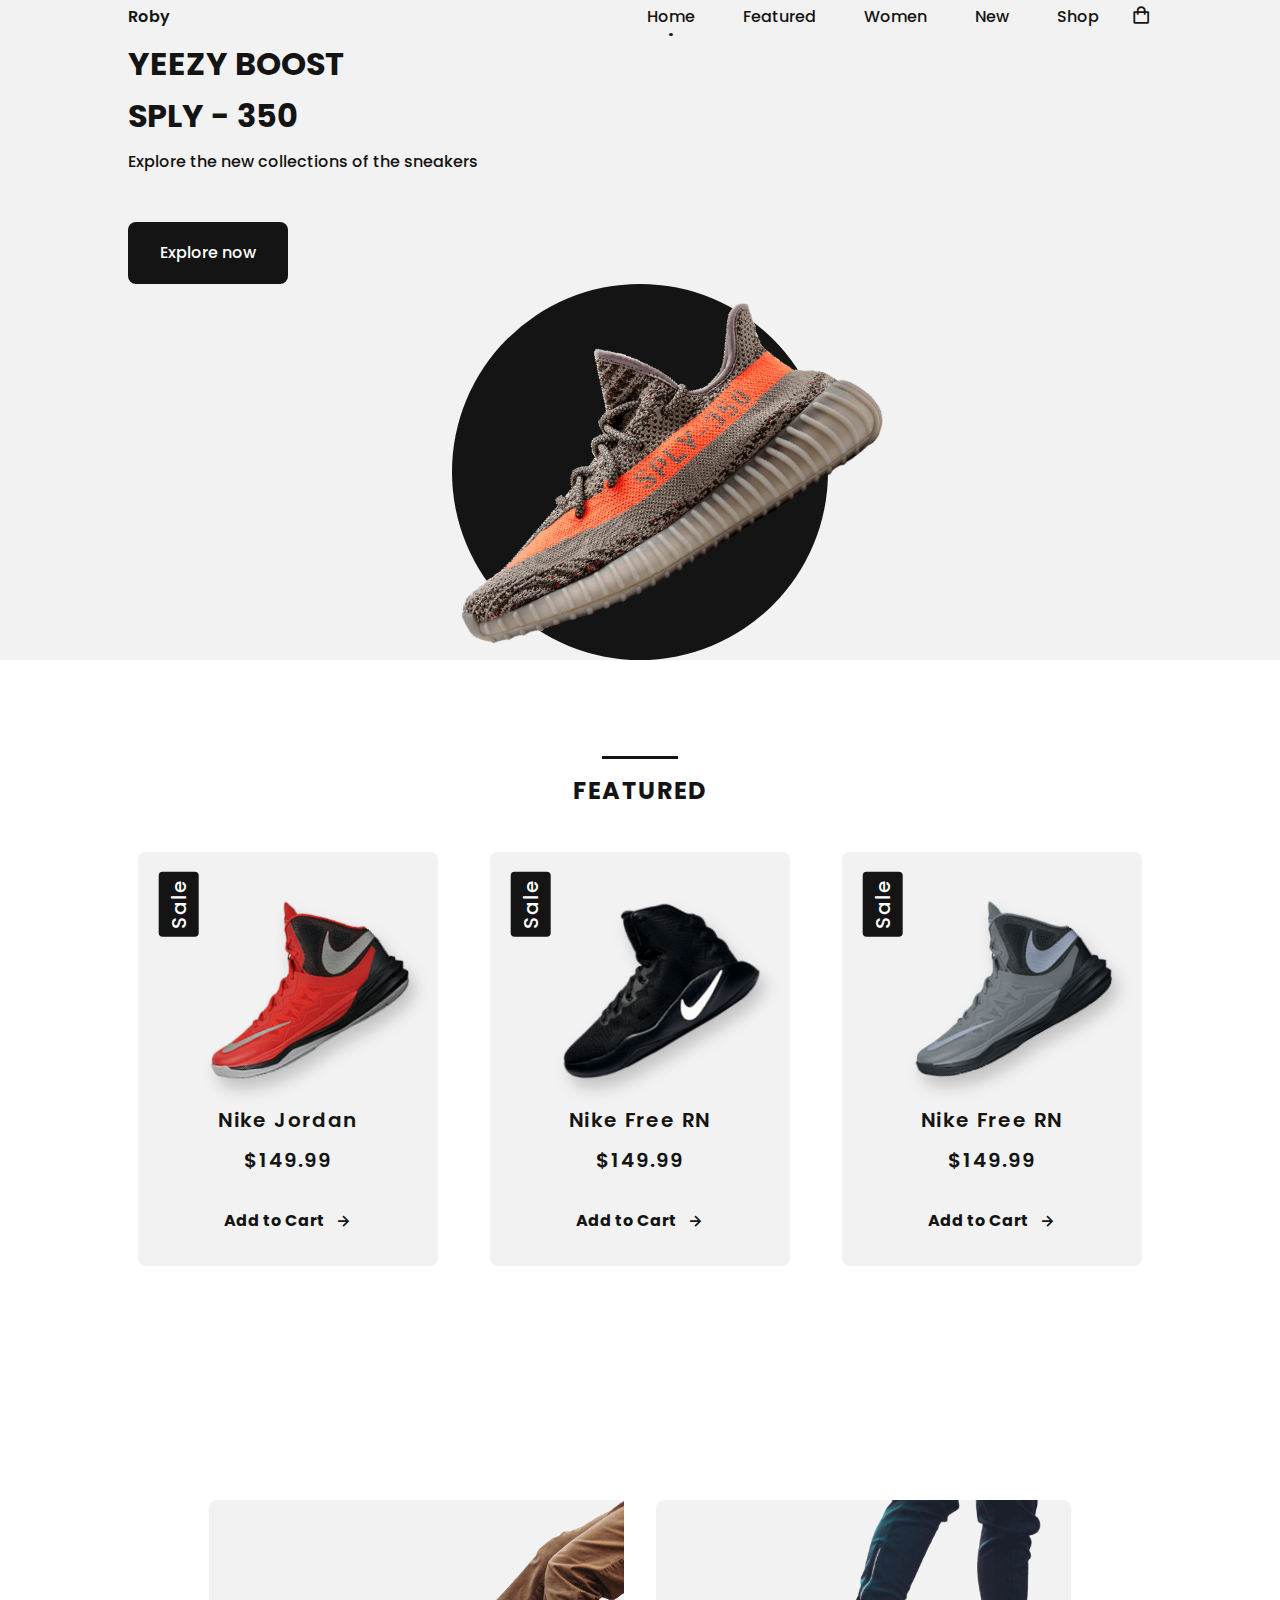
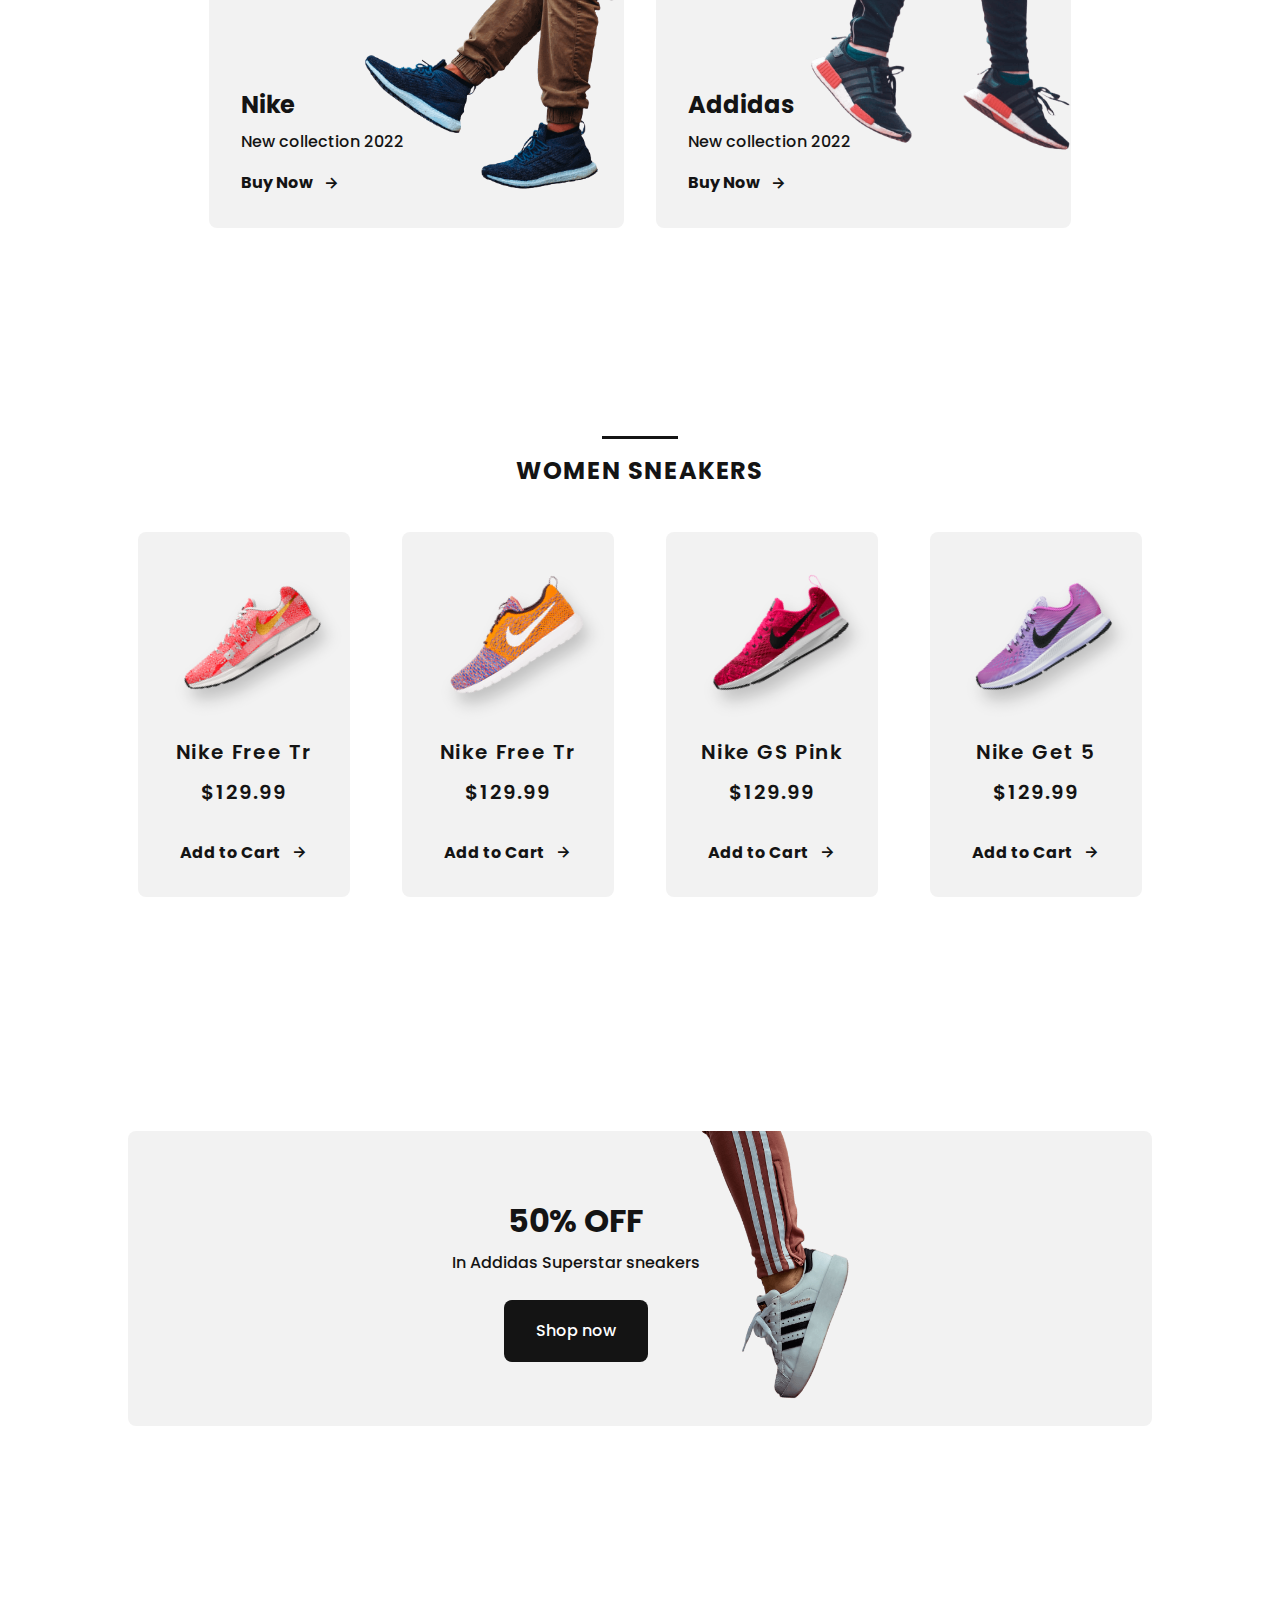
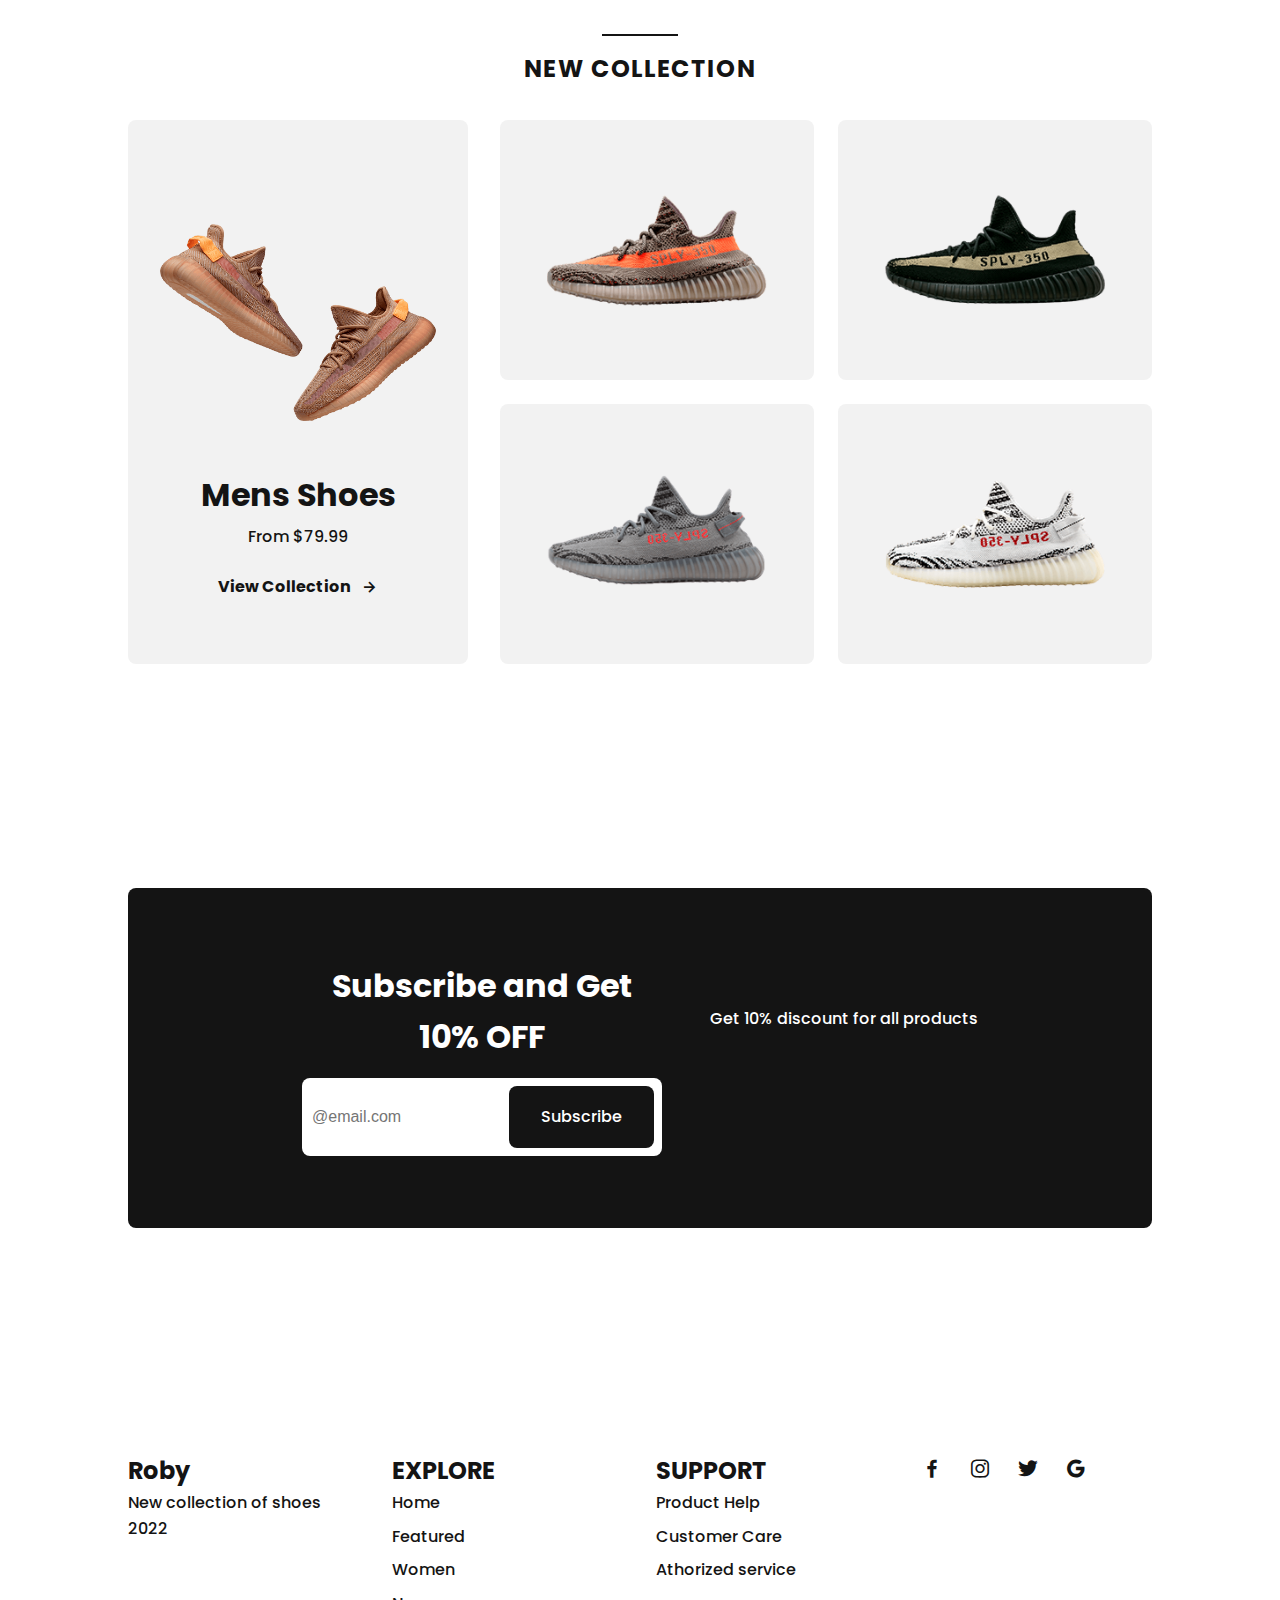
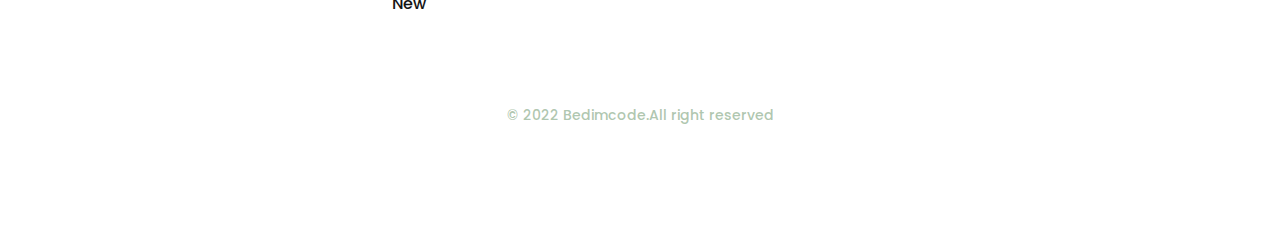
<file: index.html>
<!DOCTYPE html>
<html lang="en">

<head>
    <meta charset="UTF-8">
    <meta name="viewport" content="width=device-width, initial-scale=1.0">

    <!-- ===== CSS ===== -->
    <link rel="stylesheet" href="./assets/css/styles.css">

    <!-- ===== BOX ICONS ===== -->
    <link href='https://unpkg.com/boxicons@2.1.4/css/boxicons.min.css' rel='stylesheet'>

    <title>Responsive Ecommerce Website Sneakers</title>
</head>

<body>

    <!--===== HEADER =====-->
    <header class="l-header" id="header">
        <nav class="nav bd-grid">
            <div class="nav__toggle" id="nav-toggle">
                <i class="bx bxs-grid"></i>
            </div>

            <a href="#" class="nav__logo">Roby</a>

            <div class="nav__menu" id="nav-menu">
                <ul class="nav__list">
                    <li class="nav__item">
                        <a href="#home" class="nav__link active">Home</a>
                    </li>
                    <li class="nav__item">
                        <a href="#featured" class="nav__link">Featured</a>
                    </li>
                    <li class="nav__item">
                        <a href="#women" class="nav__link">Women</a>
                    </li>
                    <li class="nav__item">
                        <a href="#new" class="nav__link">New</a>
                    </li>
                    <li class="nav__item">
                        <a href="./shop.html" class="nav__link">Shop</a>
                    </li>
                </ul>
            </div>

            <div class="nav__shop">
                <i class="bx bx-shopping-bag"></i>
            </div>
        </nav>
    </header>



    <!--===== HOME =====-->

    <main class="l-main">
        <section class="home" id="home">
            <div class="home__contaienr bd-grid">
                <div class="home__sneaker">
                    <div class="home__shape"></div>
                    <img src="./assets/img/imghome.png" alt="img-home" class="home__img">
                </div>


                <div class="home__data">
                    <span class="home__new">New in</span>
                    <h1 class="home__title">YEEZY BOOST <br> SPLY - 350</h1>
                    <p class="home__description">Explore the new collections of the sneakers </p>
                    <a href="#" class="button">Explore now </a>
                </div>
            </div>
        </section>

        <!--===== FEATURED =====-->
        <section class="featured section" id="featured">
            <h2 class="section-title">FEATURED</h2>

            <div class="featured__container bd-grid">
                <article class="sneaker">
                    <div class="sneaker__sale">Sale</div>
                    <img src="./assets/img/featured1.png" alt="img-featuer" class="sneaker__img">
                    <span class="sneaker__name">Nike Jordan</span>
                    <span class="sneaker__preci">$149.99</span>
                    <a href="#" class="button-light">Add to Cart <i class="bx bx-right-arrow-alt button-icon"></i></a>
                </article>
                <article class="sneaker">
                    <div class="sneaker__sale">Sale</div>
                    <img src="./assets/img/featured2.png" alt="img-featuer" class="sneaker__img">
                    <span class="sneaker__name">Nike Free RN</span>
                    <span class="sneaker__preci">$149.99</span>
                    <a href="#" class="button-light">Add to Cart <i class="bx bx-right-arrow-alt button-icon"></i></a>
                </article>
                <article class="sneaker">
                    <div class="sneaker__sale">Sale</div>
                    <img src="./assets/img/featured3.png" alt="img-featuer" class="sneaker__img">
                    <span class="sneaker__name">Nike Free RN</span>
                    <span class="sneaker__preci">$149.99</span>
                    <a href="#" class="button-light">Add to Cart <i class="bx bx-right-arrow-alt button-icon"></i></a>
                </article>
            </div>
        </section>

        <!--===== COLLECTION =====-->
        <section class="collection section">
            <div class="collection__container bd-grid">
                <div class="collection__card">
                    <div class="collection__data">
                        <h3 class="collection__name">Nike</h3>
                        <p class="collection__description">New collection 2022</p>
                        <a href="#" class="button-light">Buy Now <i class="bx bx-right-arrow-alt button-icon"></i> </a>
                    </div>
                    <img src="./assets/img/collection1.png" alt="" class="collection__img">
                </div>
                <div class="collection__card">
                    <div class="collection__data">
                        <h3 class="collection__name">Addidas</h3>
                        <p class="collection__description">New collection 2022</p>
                        <a href="#" class="button-light">Buy Now <i class="bx bx-right-arrow-alt button-icon"></i> </a>
                    </div>
                    <img src="./assets/img/collection2.png" alt="" class="collection__img">
                </div>
            </div>
        </section>

        <!--===== WOMEN SNEAKERS =====-->
        <section class="women section" id="women">
            <h3 class="section-title">WOMEN SNEAKERS</h3>

            <div class="women__container bd-grid">
                <article class="sneaker">
                    <img src="./assets/img/women1.png" alt="img" class="sneaker__img">
                    <span class="sneaker__name">Nike Free Tr</span>
                    <span class="sneaker__preci">$129.99</span>
                    <a href="#" class="button-light">Add to Cart <i class="bx bx-right-arrow-alt button-icon"></i></a>
                </article>
                <article class="sneaker">
                    <img src="./assets/img/women2.png" alt="img" class="sneaker__img">
                    <span class="sneaker__name">Nike Free Tr</span>
                    <span class="sneaker__preci">$129.99</span>
                    <a href="#" class="button-light">Add to Cart <i class="bx bx-right-arrow-alt button-icon"></i></a>
                </article>
                <article class="sneaker">
                    <img src="./assets/img/women3.png" alt="img" class="sneaker__img">
                    <span class="sneaker__name">Nike GS Pink</span>
                    <span class="sneaker__preci">$129.99</span>
                    <a href="#" class="button-light">Add to Cart <i class="bx bx-right-arrow-alt button-icon"></i></a>
                </article>
                <article class="sneaker">
                    <img src="./assets/img/women4.png" alt="img" class="sneaker__img">
                    <span class="sneaker__name">Nike Get 5</span>
                    <span class="sneaker__preci">$129.99</span>
                    <a href="#" class="button-light">Add to Cart <i class="bx bx-right-arrow-alt button-icon"></i></a>
                </article>
            </div>
        </section>

        <!--===== OFFER =====-->
        <section class="offer section">
            <div class="offer__container bd-grid">
                <div class="offer__data">
                    <h3 class="offer__title">50% OFF</h3>
                    <p class="offer__description">In Addidas Superstar sneakers</p>
                    <a href="#" class="button">Shop now</a>
                </div>

                <img src="./assets/img/offert.png" alt="img-offer" class="offer__img">
            </div>
        </section>

        <!--===== NEW COLLECTION =====-->
        <section class="new section" id="new">
            <h2 class="section-title">NEW COLLECTION</h2>

            <div class="new__container bd-grid">
                <div class="new__mens">
                    <img src="./assets/img/new1.png" alt="" class="new__mens-img">
                    <h3 class="new__title">Mens Shoes</h3>
                    <span class="new__preci">From $79.99</span>
                    <a href="#" class="button-light">View Collection<i class="bx bx-right-arrow-alt button-icon"></i></a>
                </div>
                
                <div class="new__sneaker">
                    <div class="new__sneaker-card">
                        <img src="./assets/img/new2.png" alt="" class="new__sneaker-img">
                        <div class="new__sneaker-overlay">
                            <a href="#" class="button">Add to Cart</a>
                        </div>
                    </div>
                    <div class="new__sneaker-card">
                        <img src="./assets/img/new3.png" alt="" class="new__sneaker-img">
                        <div class="new__sneaker-overlay">
                            <a href="#" class="button">Add to Cart</a>
                        </div>
                    </div>
                    <div class="new__sneaker-card">
                        <img src="./assets/img/new4.png" alt="" class="new__sneaker-img">
                        <div class="new__sneaker-overlay">
                            <a href="#" class="button">Add to Cart</a>
                        </div>
                    </div>
                    <div class="new__sneaker-card">
                        <img src="./assets/img/new5.png" alt="" class="new__sneaker-img">
                        <div class="new__sneaker-overlay">
                            <a href="#" class="button">Add to Cart</a>
                        </div>
                    </div>
                </div>
            </div>
        </section>

        <!--===== NEWSLETTER =====-->
        <section class="newsletter section">
            <div class="newsletter__container bd-grid">
                <h3 class="newsletter__title">Subscribe and Get <br> 10% OFF</h3>
                <p class="newsletter__description">Get 10% discount for all products</p>

                <form action="" class="newsletter__subscribe">
                    <input type="text" placeholder="@email.com" class="newsletter__input">
                    <a href="" class="button">Subscribe</a>
                </form>
            </div>
        </section>
         <!--===== FOOTER =====-->

         <footer class="fotter section">
            <div class="footer__container bd-grid">
                <div class="footer__box">
                    <h3 class="footer__title">Roby</h3>
                    <p class="footer__description">New collection of shoes 2022</p>
                </div>

                <div class="footer__box">
                    <h3 class="footer__title">EXPLORE</h3>
                    <li><a href="#home" class="footer__link">Home</a></li>
                    <li><a href="#featured" class="footer__link">Featured</a></li>
                    <li><a href="#women" class="footer__link">Women</a></li>
                    <li><a href="#new" class="footer__link">New</a></li>
                </div>

                <div class="footer__box">
                    <h3 class="footer__title">SUPPORT</h3>
                    <li>
                        <a href="#" class="footer__link">Product Help</a>
                    </li>
                    <li><a href="#" class="footer__link">Customer Care</a></li>
                    <li><a href="#" class="footer__link">Athorized service</a></li>

                </div>

                <div class="footer__box">
                   <a href="#" class="footer__social"><i class="bx bxl-facebook"></i></a>
                   <a href="#" class="footer__social"><i class="bx bxl-instagram"></i></a>
                   <a href="#" class="footer__social"><i class="bx bxl-twitter"></i></a>
                   <a href="#" class="footer__social"><i class="bx bxl-google"></i></a>
                </div>
            </div>
            <p class="footer__copy">&#169; 2022 Bedimcode.All right reserved</p>
         </footer>

    </main>

   


    <!--===== MAIN JS =====-->
    <script src="./assets/js/main.js"></script>

</body>

</html>
</file>
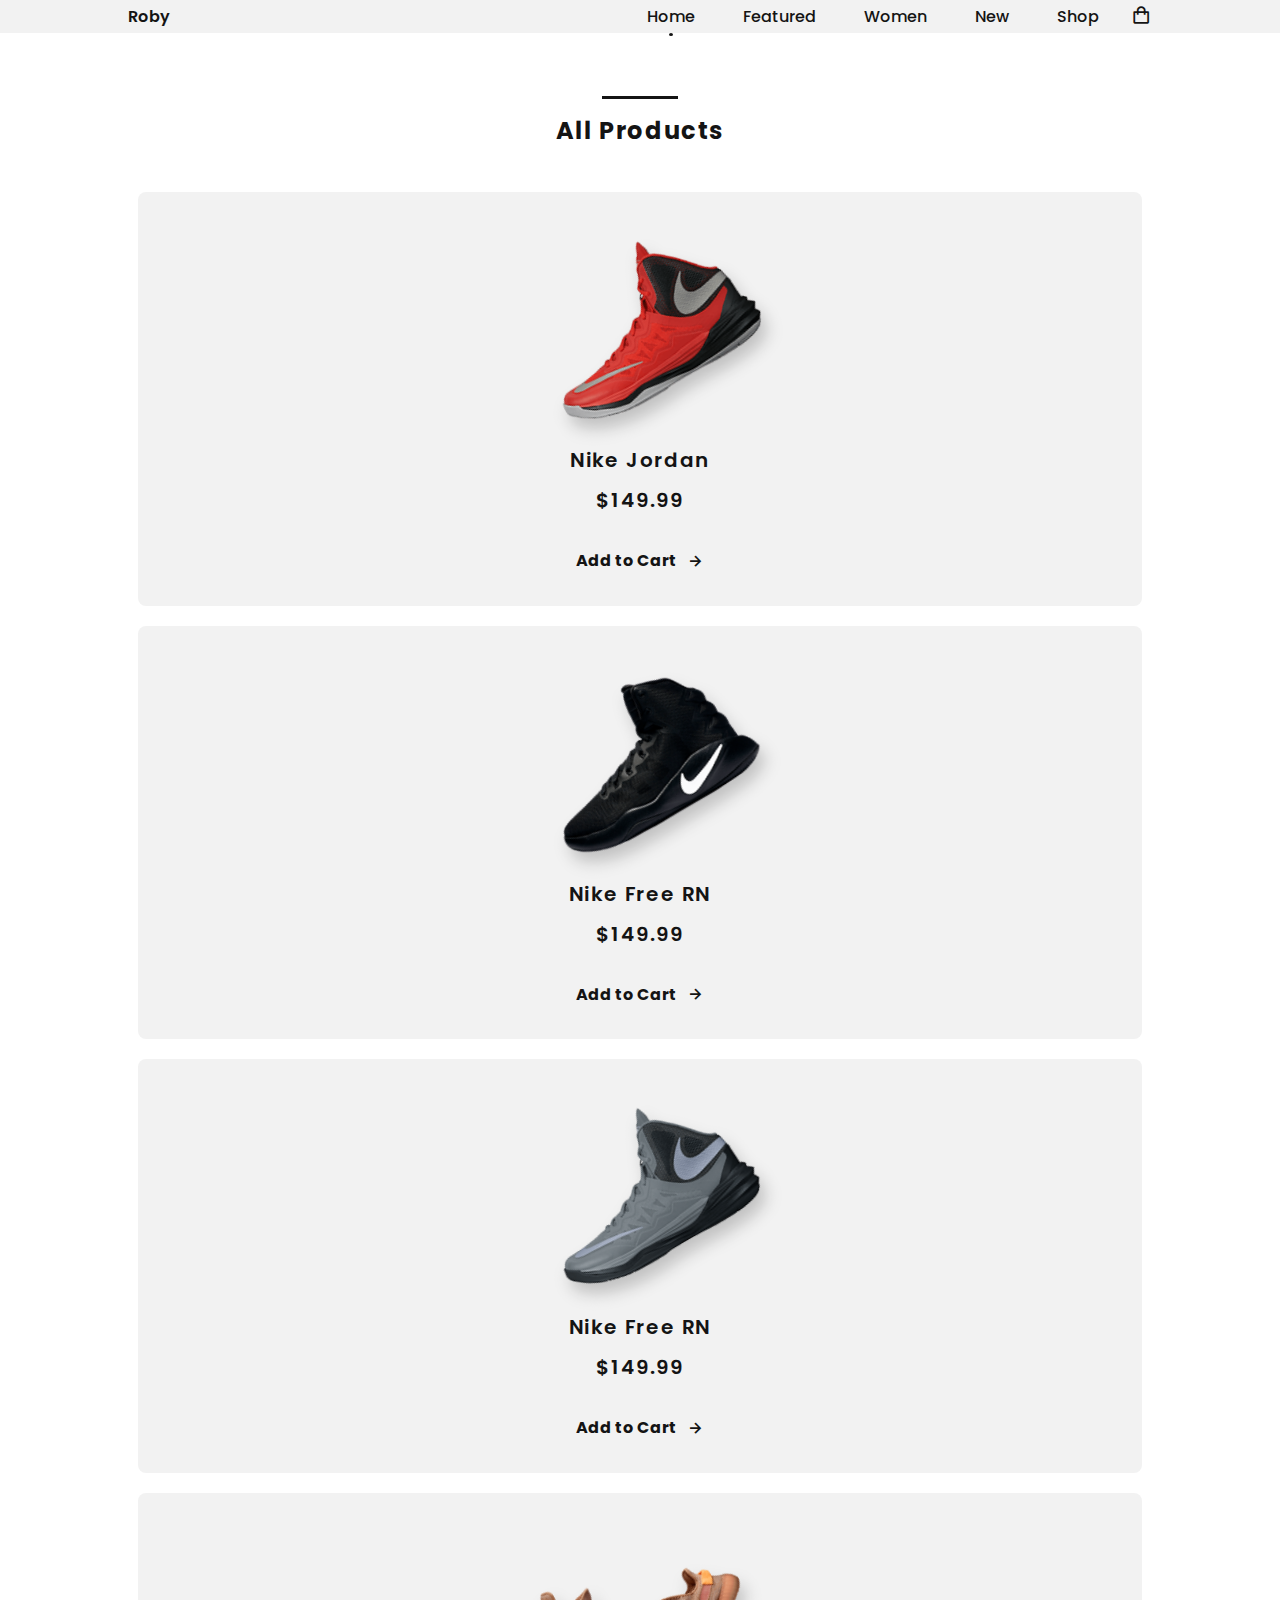
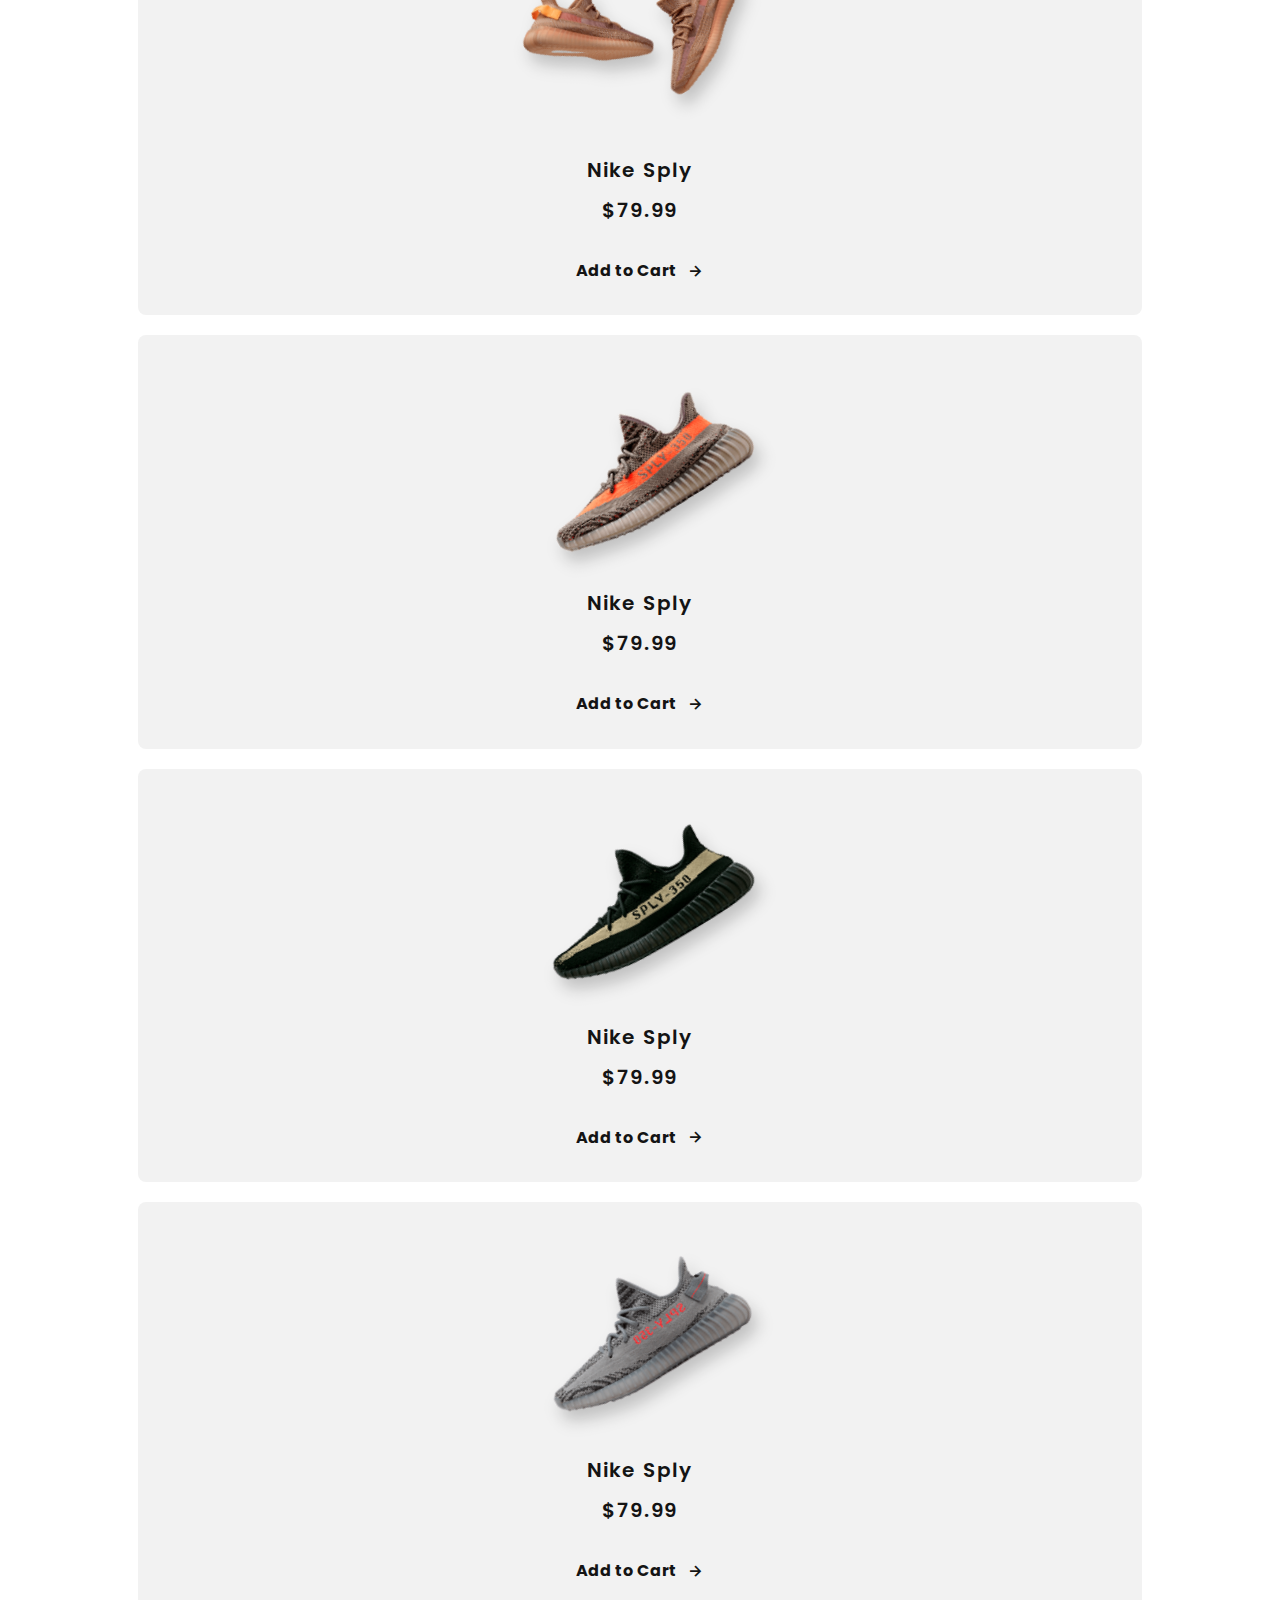
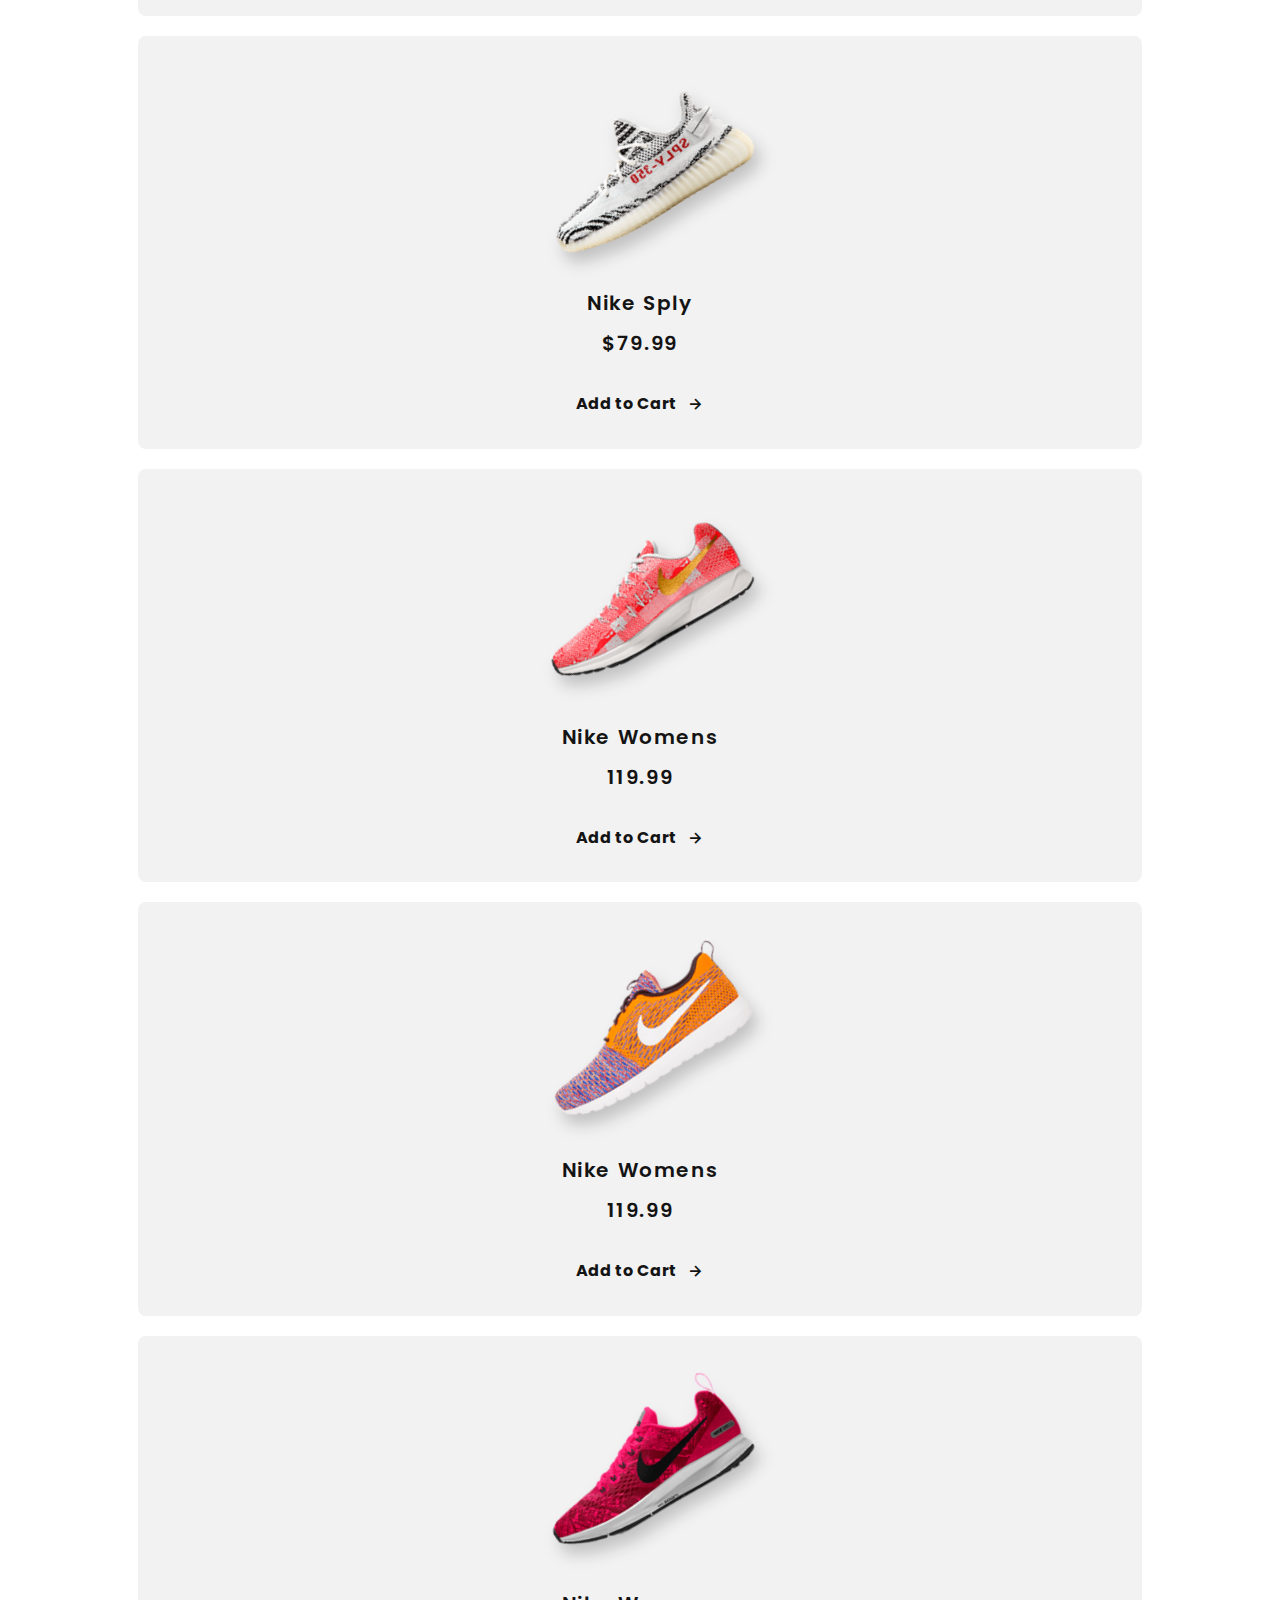
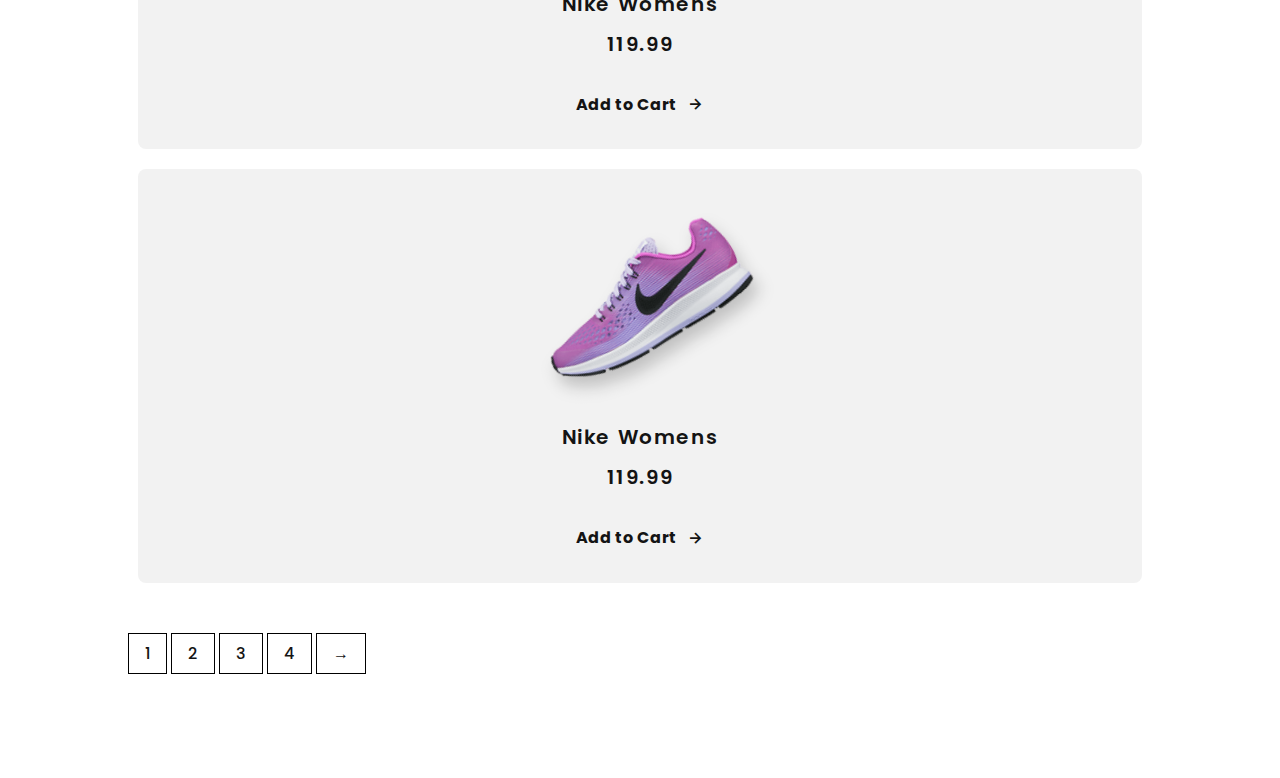
<file: shop.html>
<!DOCTYPE html>
<html lang="en">
    <head>
        <meta charset="UTF-8">
        <meta name="viewport" content="width=device-width, initial-scale=1.0">

        <!-- ===== CSS ===== -->
        <link rel="stylesheet" href="./assets/css/styles.css">

        <!-- ===== BOX ICONS ===== -->
        <link href='https://unpkg.com/boxicons@2.1.4/css/boxicons.min.css' rel='stylesheet'>

        <title>Responsive Ecommerce Website Sneakers</title>
    </head>
    <body>

        <!--===== HEADER =====-->
        <header class="l-header" id="header">
            <nav class="nav bd-grid">
                <div class="nav__toggle" id="nav-toggle">
                    <i class="bx bxs-grid"></i>
                </div>
    
                <a href="#" class="nav__logo">Roby</a>
    
                <div class="nav__menu" id="nav-menu">
                    <ul class="nav__list">
                        <li class="nav__item">
                            <a href="./index.html" class="nav__link active">Home</a>
                        </li>
                        <li class="nav__item">
                            <a href="./index.html#featured" class="nav__link">Featured</a>
                        </li>
                        <li class="nav__item">
                            <a href="./index.html#women" class="nav__link">Women</a>
                        </li>
                        <li class="nav__item">
                            <a href="./index.html#new" class="nav__link">New</a>
                        </li>
                        <li class="nav__item">
                            <a href="./shop.html" class="nav__link">Shop</a>
                        </li>
                    </ul>
                </div>
    
                <div class="nav__shop">
                    <i class="bx bx-shopping-bag"></i>
                </div>
            </nav>
        </header>
        

        <main class="l-main">
            
        </main>

        <!--===== FOOTER =====-->
        <section class="featured section" id="shop">
            <h2 class="section-title">All Products</h2>

            <div class="featured container bd-grid">
                <article class="sneaker">
                   
                    <img src="./assets/img/featured1.png" alt="img-featuer" class="sneaker__img">
                    <span class="sneaker__name">Nike Jordan</span>
                    <span class="sneaker__preci">$149.99</span>
                    <a href="#" class="button-light">Add to Cart <i class="bx bx-right-arrow-alt button-icon"></i></a>
                </article>
                <article class="sneaker">
                   
                    <img src="./assets/img/featured2.png" alt="img-featuer" class="sneaker__img">
                    <span class="sneaker__name">Nike Free RN</span>
                    <span class="sneaker__preci">$149.99</span>
                    <a href="#" class="button-light">Add to Cart <i class="bx bx-right-arrow-alt button-icon"></i></a>
                </article>
                <article class="sneaker">
                    <img src="./assets/img/featured3.png" alt="img-featuer" class="sneaker__img">
                    <span class="sneaker__name">Nike Free RN</span>
                    <span class="sneaker__preci">$149.99</span>
                    <a href="#" class="button-light">Add to Cart <i class="bx bx-right-arrow-alt button-icon"></i></a>
                </article>

                <article class="sneaker">
                    <img src="./assets/img/new1.png" alt="img-featuer" class="sneaker__img">
                    <span class="sneaker__name">Nike Sply</span>
                    <span class="sneaker__preci">$79.99</span>
                    <a href="#" class="button-light">Add to Cart <i class="bx bx-right-arrow-alt button-icon"></i></a>
                </article>

                <article class="sneaker">
                    <img src="./assets/img/new2.png" alt="img-featuer" class="sneaker__img">
                    <span class="sneaker__name">Nike Sply</span>
                    <span class="sneaker__preci">$79.99</span>
                    <a href="#" class="button-light">Add to Cart <i class="bx bx-right-arrow-alt button-icon"></i></a>
                </article>

                <article class="sneaker">
                    <img src="./assets/img/new3.png" alt="img-featuer" class="sneaker__img">
                    <span class="sneaker__name">Nike Sply</span>
                    <span class="sneaker__preci">$79.99</span>
                    <a href="#" class="button-light">Add to Cart <i class="bx bx-right-arrow-alt button-icon"></i></a>
                </article>

                <article class="sneaker">
                    <img src="./assets/img/new4.png" alt="img-featuer" class="sneaker__img">
                    <span class="sneaker__name">Nike Sply</span>
                    <span class="sneaker__preci">$79.99</span>
                    <a href="#" class="button-light">Add to Cart <i class="bx bx-right-arrow-alt button-icon"></i></a>
                </article>

                <article class="sneaker">
                    <img src="./assets/img/new5.png" alt="img-featuer" class="sneaker__img">
                    <span class="sneaker__name">Nike Sply</span>
                    <span class="sneaker__preci">$79.99</span>
                    <a href="#" class="button-light">Add to Cart <i class="bx bx-right-arrow-alt button-icon"></i></a>
                </article>

                <article class="sneaker">
                    <img src="./assets/img/women1.png" alt="img-featuer" class="sneaker__img">
                    <span class="sneaker__name">Nike Womens</span>
                    <span class="sneaker__preci">119.99</span>
                    <a href="#" class="button-light">Add to Cart <i class="bx bx-right-arrow-alt button-icon"></i></a>
                </article>

                <article class="sneaker">
                    <img src="./assets/img/women2.png" alt="img-featuer" class="sneaker__img">
                    <span class="sneaker__name">Nike Womens</span>
                    <span class="sneaker__preci">119.99</span>
                    <a href="#" class="button-light">Add to Cart <i class="bx bx-right-arrow-alt button-icon"></i></a>
                </article>

                <article class="sneaker">
                    <img src="./assets/img/women3.png" alt="img-featuer" class="sneaker__img">
                    <span class="sneaker__name">Nike Womens</span>
                    <span class="sneaker__preci">119.99</span>
                    <a href="#" class="button-light">Add to Cart <i class="bx bx-right-arrow-alt button-icon"></i></a>
                </article>

                <article class="sneaker">
                    <img src="./assets/img/women4.png" alt="img-featuer" class="sneaker__img">
                    <span class="sneaker__name">Nike Womens</span>
                    <span class="sneaker__preci">119.99</span>
                    <a href="#" class="button-light">Add to Cart <i class="bx bx-right-arrow-alt button-icon"></i></a>
                </article>

                
            </div>

            <div class="sneaker__pages bd-grid">
                <div>
                    <span class="sneaker__pag">1</span>
                    <span class="sneaker__pag">2</span>
                    <span class="sneaker__pag">3</span>
                    <span class="sneaker__pag">4</span>
                    <span class="sneaker__pag">&#8594;</span>
                </div>
            </div>
        </section>

        <!--===== MAIN JS =====-->
        <script src="./assets/js/main.js"></script>
    </body>
</html>
</file>
<file: assets/css/styles.css>
/*===== GOOGLE FONTS =====*/
@import url("https://fonts.googleapis.com/css2?family=Poppins:wght@400;500;600;700&display=swap");
/*===== VARIABLES CSS =====*/
:root {
  --header-height: 3rem;

  /*===== Font weight =====*/
  --font-medium: 500;
  --font-semi-bold: 600;
  --font-bold: 700;
 
  /*===== Colores =====*/
  --dark-color: #141414;
  --dark-color-light: #8A8A ;
  --dark-color-lighten: #F2F2F2;
  --white-color: #fff;  

  /*===== Font and typography =====*/
  --body-font: 'Poppins', sans-serif;
  --big-font-size: 1.25rem;
  --bigger-font-size: 1.5rem;
  --biggest-font-size: 2rem;
  --h2-font-size: 1.25rem;
  --normal-font-size:  .938rem;
  --smaller-font-size: .813rem;

  /*===== Margenes =====*/
  --mb-1: .5rem;
  --mb-2: 1rem;
  --mb-3: 1.5rem;
  --mb-4: 2rem;
  --mb-5: 2.5rem;
  --mb-6: 3rem;


  /*===== z index =====*/
  
  --z-fixed: 100;
  /*===== Rotate img =====*/
  --rotate-img: rotate(-30deg)
}

@media screen and (min-width: 768px) {
  :root {
    --big-font-size: 1.5rem;
    --bigger-font-size: 2rem;
    --biggest-font-size: 3rem;
    --normal-font-size:  1rem;
    --smaller-font-size: .875rem;
  }
}
/*===== BASE =====*/
*,::before,::after {
  box-sizing: border-box;
}

html {
  scroll-behavior: smooth;
}

body {
  margin: var(--header-height) 0 0 0;
  font-family: var(--body-font);
  font-size: var(--normal-font-size);
  font-weight: var(--font-medium);
  color: var(--dark-color);
  line-height: 1.6;
}

h1, h2, h3, p, ul{
  margin: 0;
}

ul {
  margin: 0;
  list-style: none;
}

a {
  text-decoration: none;
  color: var(--dark-color);
}

img {
  max-width: 100%;
  height: auto;
  display: block;
}



/*===== CLASS CSS ===== */

.section {
  padding: 5rem 0 2rem;
}

.section-title {
  position: relative;
  font-size: var(--big-font-size);
  margin-bottom: var(--mb-4);
  text-align: center;
  letter-spacing: .1rem;
}

.section-title::after {
  content: '';
  position: absolute;
  width: 56px;
  height: .18rem;
  top: -1rem;
  left: 0rem;
  right: 0;
  margin: auto;
  background-color: var(--dark-color);
}


/*===== LAYOUT =====*/
.bd-grid {
  max-width: 1024px;
  display: grid;
  grid-template-columns: 100%;
  column-gap: 2rem;
  width: calc(100% - 2rem);
  margin-left: var(--mb-2);
  margin-right: var(--mb-2);
}


.l-header {
  width: 100%;
  position: fixed;
  top: 0;
  left: 0;
  z-index: var(--z-fixed);
  background-color: var(--dark-color-lighten);
}

/*===== NAV =====*/
.nav {
  height: var(--header-height);
  display: flex;
  justify-content: space-between;
  align-items: center;
}

@media screen and (max-width: 768px) {
  .nav__menu {
    position: fixed;
    top: var(--header-height);
    left: -100%;
    width: 70%;
    height: 100vh;
    padding: 2rem;
    background-color: var(--white-color);
    transition: .5s ;
  }
}

.nav__item {
  margin-bottom: var(--mb-4);
}

.nav__logo {
  font-weight: var(--font-semi-bold);
}

.nav__toggle, .nav__shop {
  font-size: 1.3rem;
  cursor: pointer;
}

/*Show menu*/

.show {
  left: 0;
}
/*Active link*/

.active {
  position: relative;
}

.active::before {
  content: '';
  position: absolute;
  bottom: -.5rem;
  left: 45%;
  width: 4px;
  height: 3px;
  background-color: var(--dark-color);
  border-radius: 50%;
}


.scroll-header {
  background-color: var(--white-color);
  box-shadow: 0 2px 4px rgba(0, 0, 0, .1);
}


/*Change color header*/


/*===== HOME =====*/

.home {
  background-color: var(--dark-color-lighten);
  overflow: hidden;
}

.home__container {
  height: calc(100vh - var(--header-height));
}

.home__sneaker {
  position: relative;
  display: flex;
  justify-content: center;
  align-self: center;
}

.home__shape {
  width: 220px;
  height: 220px;
  background-color: var(--dark-color);
  border-radius: 50%;
}

.home__img {
  position: absolute;
  top: 1.5rem;
  min-width: initial;
  width: 275px;
  transform: var(--rotate-img);
}

.home__new {
  display: block;
  font-size: var(--smaller-font-size);
  font-weight: var(--font-semi-bold);
  margin-bottom: var(--mb-2);
}

.home__title {
  font-size: var(--bigger-font-size);
  margin-bottom: var(--mb-1);
}

.home__description {
  margin-bottom: var(--mb-6);
}
/*BUTTONS*/
.button {
  display: inline-block;
  background-color: var(--dark-color);
  color: var(--white-color);
  padding: 1.125rem 2rem;
  font-weight: var(--font-medium);
  border-radius: .5rem;
  transition: .3s;
}

.button:hover {
  transform: translateY(-.25rem);
}

.button-light {
  display: inline-flex;
  color: var(--dark-color);
  font-weight: var(--font-bold);
  align-items: center;
}

.button-icon {
  font-size: 1.25rem;
  margin-left: var(--mb-1);
  transition: .3s;
}

.button-light:hover .button-icon {
  transform: translateX(.25rem);
}

/*===== FEATURED =====*/
.featured__container  {
  row-gap: 2rem;
  grid-template-columns: repeat(auto-fit, minmax(220px, 1fr));
}

.sneaker {
  position: relative;
  display: flex;
  flex-direction: column;
  align-items: center;
  padding: 2rem;
  background-color: var(--dark-color-lighten);
  border-radius: .5rem;
  transition: .3s;
  margin: 10px;
}

.sneaker__sale {
  position: absolute;
  left: .5rem;
  background-color: var(--dark-color);
  color: var(--white-color);
  padding: .25rem .5rem;
  border-radius: .25rem;
  font-size: var(--h2-font-size);
  transform: rotate(-90deg);
  letter-spacing: .1rem;
}

.sneaker__img {
  width: 220px;
  margin-top: var(--mb-3);
  margin-bottom: var(--mb-6);
  transform: var(--rotate-img);
  filter: drop-shadow(0 12px 8px rgba(0, 0, 0, .2));
}


.sneaker__name, .sneaker__preci {
  font-size: var(--h2-font-size);
  letter-spacing: .1rem;
  font-weight: var(--font-semi-bold);
}

.sneaker__name {
  margin-bottom: var(--mb-1);
}

.sneaker__preci {
  margin-bottom: var(--mb-4);
}

.sneaker:hover {
  transform: translateY(-.5rem);
}

.sneaker__pages {
  margin-top: var(--mb-6);
}

.sneaker__pag {
  padding: .5rem 1rem;
  border: 1px solid black;
}

.sneaker__pag:hover {
  background-color: var(--dark-color);
  color: #fff;
}


/*===== COLLECTION =====*/
.collection__container {
  row-gap: 2rem;
  justify-content: center;
}

.collection__card {
  position: relative;
  display: flex;
  height: 328px;
  background-color: var(--dark-color-lighten);
  padding: 2rem;
  border-radius: .5rem;
  transition: .3s;
}

.collection__data {
  align-self: flex-end;
}

.collection__img {
  position: absolute;
  top: 0;
  right: 0;
  width: 230px;
}

.collection__name {
  font-size: var(--big-font-size);
  margin-bottom: .25rem;
}

.collection__description {
  margin-bottom: var(--mb-2);
}

.collection__card:hover {
  transform: translateY(-.5rem);
}

/*===== WOMEN SNEAKERS =====*/
.women__container {
  row-gap: 2rem;
  grid-template-columns: repeat(auto-fit, minmax(220px, 1fr));
}

/*===== OFFER =====*/
.offer__container {
  grid-template-columns: 55% 45%;
  column-gap: 0;
  background-color: var(--dark-color-lighten);
  border-radius: .5rem;
  justify-content: center;
}

.offer__data {
  padding: 4rem 0 4rem 1.5rem;
}

.offer__title {
  font-size: var(--bigger-font-size);
  margin-bottom: .25rem;
}

.offer__description {
  margin-bottom: var(--mb-3);
}

.offer__img {
  width: 153px;
}

/*===== NEW COLLECTION  =====*/
.new__container {
  row-gap: 2rem;

}

.new__mens {
  display: flex;
  flex-direction: column;
  justify-content: center;
  background-color: var(--dark-color-lighten);
  border-radius: .5rem;
  padding: 2rem;
}

.new__mens-img {
  width: 276px;
  margin-bottom: var(--mb-3);
}

.new__title {
  font-size: var(--bigger-font-size);
  margin-bottom: .25rem;
}

.new__preci {
  display: block;
  margin-bottom: var(--mb-3);
}

.new__sneaker {
  display: grid;
  gap: 1.5rem;
  grid-template-columns: repeat(auto-fit,minmax(220px, 1fr) );
}

.new__sneaker-card {
  position: relative;
  padding: 3.5rem 1.5rem;
  background-color: var(--dark-color-lighten);
  border-radius: .5rem;
  overflow: hidden;
  display: flex;
  justify-content: center;
}

.new__sneaker-img {
  width: 220px;
}

.new__sneaker-overlay {
  position: absolute;
  left: 0;
  bottom: -100%;
  width: 100%;
  height: 100%;
  display: flex;
  justify-content: center;
  align-items: center;
  background-color: rgba(138, 138,138, .3);
  transition: .3s;
}

.new__sneaker-card:hover .new__sneaker-overlay:hover {
  bottom: 0;
}



/*===== NEWSLETTER =====*/
.newsletter__container {
  background-color: var(--dark-color);
  color: var(--white-color);
  padding: 2rem 0.5rem;
  border-radius: .5rem;
  text-align: center;
}

.newsletter__title {
  font-size: var(--bigger-font-size);
  margin-bottom: var(--mb-2);
}

.newsletter__description {
  margin-bottom: var(--mb-5);
}

.newsletter__subscribe {
  display: flex;
  column-gap: .5rem;
  background-color: var(--white-color);
  padding: .5rem;
  border-radius: .5rem;
}

.newsletter__input{
  outline: none;
  border: none;
  width: 90%;
  font-size: var(--normal-font-size);
}

.newsletter::placeholder {
  color: var(--dark-color);
  font-family: var(--body-font);
  font-size: var(--normal-font-size);
  font-weight: var(--font-semi-bold);
}

/*===== FOOTER =====*/
.footer__container {
  grid-template-columns: repeat(auto-fit, minmax(220px, 1fr));
}

.footer__box {
  margin-bottom: var(--mb-4);
}

.footer__title {
  font-size: var(--big-font-size);
}

.footer__link{
  display: block;
  width: max-content;
  margin-bottom: var(--mb-1);
}

.footer__social{
  font-size: 1.5rem;
  margin-right: 1.25rem;
}

.footer__copy {
  padding-top: 3rem;
  font-size: var(--smaller-font-size);
  color: var(--dark-color-light);
  text-align: center;
}

li {
  list-style: none;
}

/* ===== MEDIA QUERIES=====*/

@media screen and (min-width: 576px) {
  .collection__container {
    grid-template-columns: 415px;
  }

  .collection__img {
    width: 260px;
  }

  .offer__container {
    grid-template-columns: max-content max-content;
  }

  .offer__data {
    text-align: center;
  }

  .new__mens {
    align-items: center;
  }
}



 @media screen and (min-width: 768px){
  body {
    margin: 0;
  }

  .section {
    padding: 7rem 0;
  }

  .section-title::after {
    width: 76px;
  }

  .nav {
    height: (var(--header-height) + 1.5rem);
  }

  .nav__menu {
    margin-left: auto;
  }

  .nav__list {
    display: flex;
  }

  .nav__item {
    margin-left: var(--mb-6);
    margin-bottom: 0;
  }

  .nav__toggle {
    display: none;
  }

  .home__container {
    height: 100vh;
    grid-template-columns: max-content max-content;
    justify-content: center;
    align-items: center;
  }

  .home__sneaker {
    order: 1;
  }

  .home__shape {
    width: 376px;
    height: 376px;
  }

  .home__img {
    width: 470px;
    top: 3.5rem;
    text-align: center;
  }

  .newsletter__container {
    grid-template-columns: max-content max-content;
    justify-content: center;
    align-items: center;
    padding: 4.5rem 2rem;
    column-gap: 3rem;
  }

  .newsletter__description {
    margin-bottom: 0;
  }

  .newsletter__subscribe {
    width: 360px;
    height: max-content;
  }

} 

@media screen and (min-width: 1024px) {
  .bd-grid {
    margin-left: auto;
    margin-right: auto;
  }

  .home__container {
    column-gap: 8rem;
  }

  .collection__container {
    grid-template-columns: repeat(2, 415px);
  }

  .new__container {
    grid-template-columns: max-content 1fr;
  }

  .new__mens {
    align-items: center;
    justify-content: center;
    justify-content: flex-end;
    padding: 4rem 2rem;
  }

  .new__mens-img {
    margin-bottom: var(--mb-6);
  }
}
 
/* @media screen and (min-width: 768px) {
  body {
    margin: 0;
  }

  .section {
    padding: 7rem 0;
  }

  .section-title::after{
    width: 76px;
  }

  .nav {
    height: calc(var(--header-height) + 1.5rem);
  }

  .nav__menu {
    margin-left: auto;
  }

  .nav__list {
    display: flex;
  }

  .nav__item {
    margin-left: var(--mb-6);
    margin-bottom: 0;
  }

  .nav__toggle {
    display: none;
  }

  .home__container {
    height: 100vh;
    grid-template-columns: max-content max-content;
    justify-content: center;
    align-items: center;
  }

  .home__sneaker {
    order: 1;
  }

  .home__shape {
    width: 376px;
    height: 376px;
  }

  .home__img {
    width: 470px;
    top: 3.5rem;
    right: 0;
  }
} */
</file>
